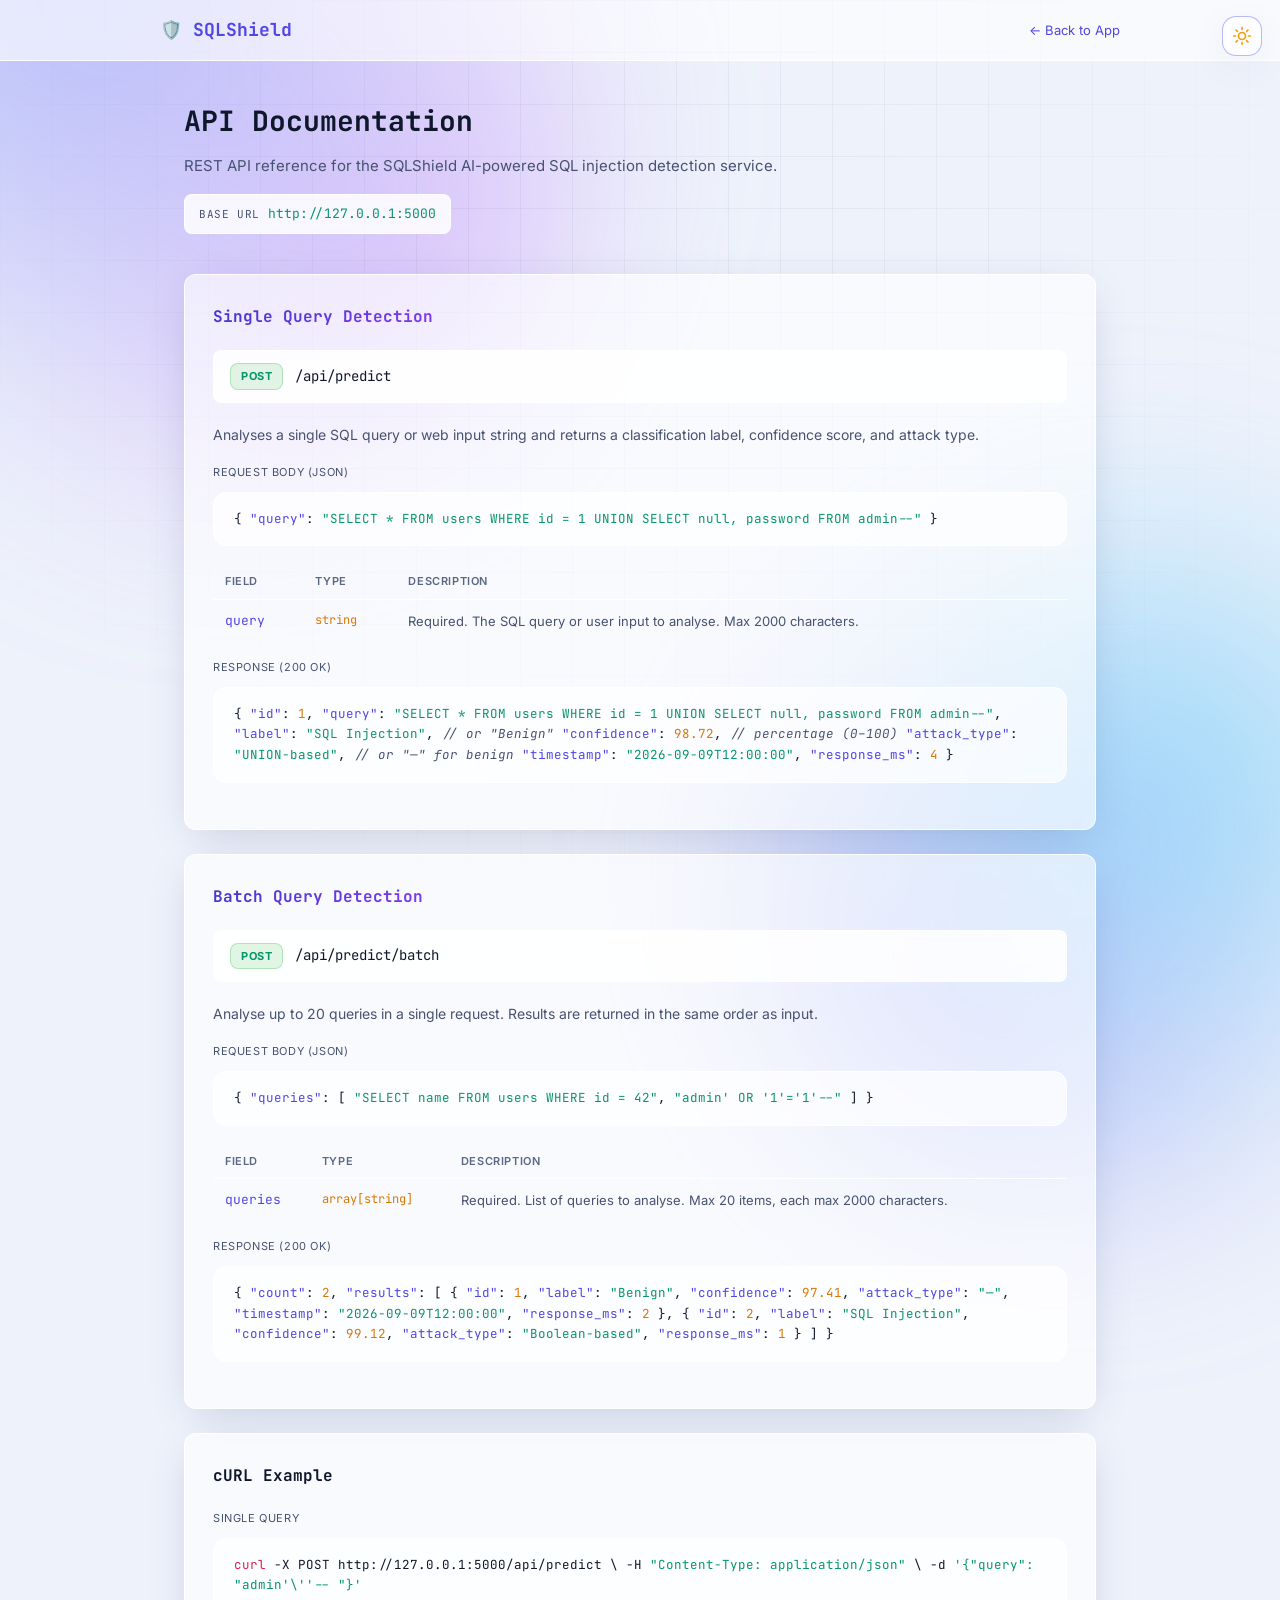
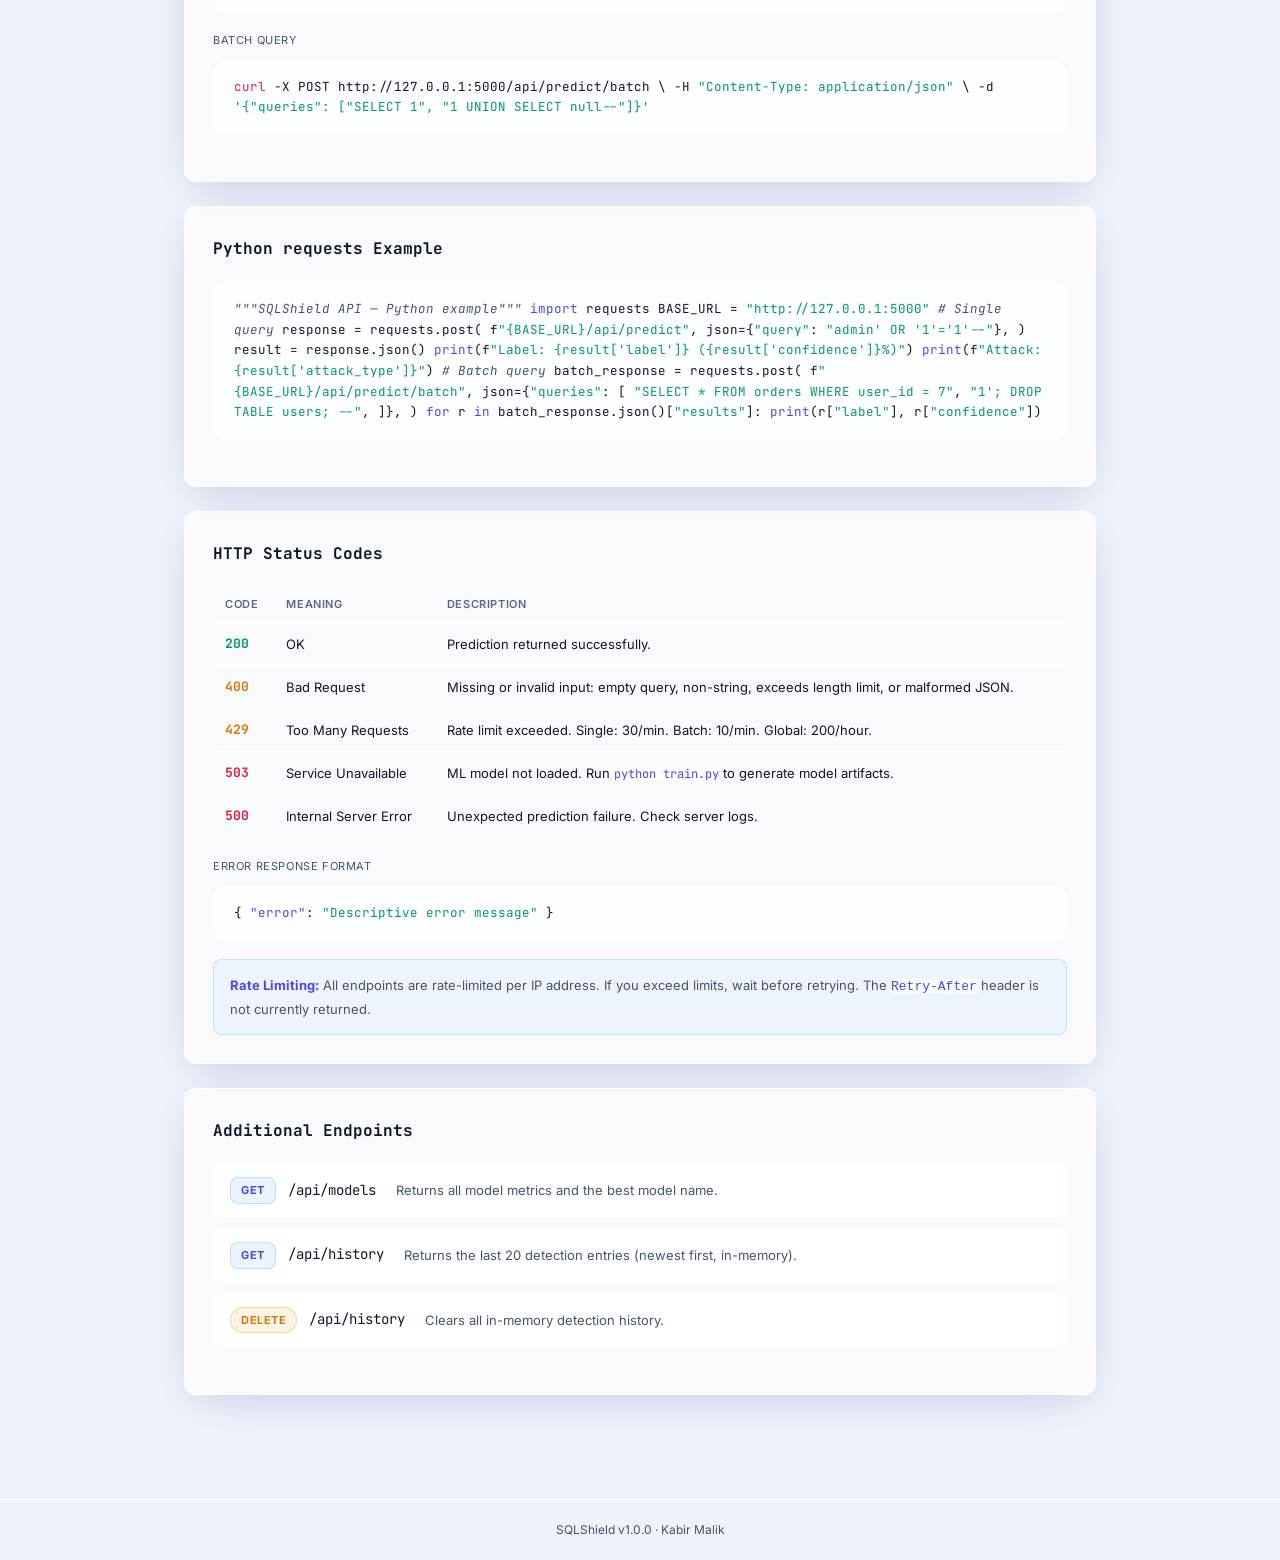
<file: templates/api_docs.html>
<!DOCTYPE html>
<html lang="en">
<head>
  <meta charset="UTF-8" />
  <meta name="viewport" content="width=device-width, initial-scale=1.0" />
  <title>SQLShield — API Documentation</title>
  <meta name="description" content="REST API documentation for the SQLShield SQL Injection Detection API." />
  <link href="https://fonts.googleapis.com/css2?family=Inter:wght@400;600&family=JetBrains+Mono:wght@400;600;700&display=swap" rel="stylesheet" />
  <style>
    :root {
      --bg-primary:    #0d1117;
      --bg-secondary:  #161b22;
      --bg-tertiary:   #21262d;
      --accent-blue:   #58a6ff;
      --accent-green:  #3fb950;
      --accent-red:    #f85149;
      --accent-orange: #d29922;
      --text-primary:  #e6edf3;
      --text-secondary:#8b949e;
      --border:        #30363d;
      --radius-sm: 4px;
      --radius-md: 8px;
      --radius-lg: 12px;
      --shadow:    0 4px 24px rgba(0,0,0,.45);
    }

    *, *::before, *::after { box-sizing: border-box; margin: 0; padding: 0; }
    html { scroll-behavior: smooth; }
    body {
      background: var(--bg-primary);
      color: var(--text-primary);
      font-family: 'Inter', sans-serif;
      font-size: 14px;
      line-height: 1.7;
    }

    a { color: var(--accent-blue); text-decoration: none; }
    a:hover { text-decoration: underline; }

    ::-webkit-scrollbar { width: 6px; }
    ::-webkit-scrollbar-track { background: var(--bg-primary); }
    ::-webkit-scrollbar-thumb { background: var(--border); border-radius: 3px; }

    /* Header */
    .site-header {
      background: var(--bg-secondary);
      border-bottom: 1px solid var(--border);
      padding: 0 24px;
      position: sticky;
      top: 0;
      z-index: 100;
    }
    .header-inner {
      max-width: 960px;
      margin: 0 auto;
      height: 60px;
      display: flex;
      align-items: center;
      justify-content: space-between;
    }
    .header-brand {
      font-family: 'JetBrains Mono', monospace;
      font-size: 18px;
      font-weight: 700;
      color: var(--accent-blue);
    }
    .header-back {
      font-size: 13px;
      color: var(--text-secondary);
      display: flex;
      align-items: center;
      gap: 5px;
      transition: color .15s;
    }
    .header-back:hover { color: var(--accent-blue); text-decoration: none; }

    /* Layout */
    .docs-container {
      max-width: 960px;
      margin: 0 auto;
      padding: 36px 24px 80px;
    }

    .docs-hero {
      margin-bottom: 40px;
    }
    .docs-hero h1 {
      font-family: 'JetBrains Mono', monospace;
      font-size: 28px;
      font-weight: 700;
      color: var(--text-primary);
      margin-bottom: 8px;
    }
    .docs-hero p {
      color: var(--text-secondary);
      font-size: 15px;
    }
    .base-url-badge {
      display: inline-flex;
      align-items: center;
      gap: 8px;
      background: var(--bg-tertiary);
      border: 1px solid var(--border);
      border-radius: var(--radius-md);
      padding: 8px 14px;
      font-family: 'JetBrains Mono', monospace;
      font-size: 13px;
      color: var(--accent-green);
      margin-top: 16px;
    }
    .base-url-badge span { color: var(--text-secondary); font-size: 11px; text-transform: uppercase; letter-spacing: .6px; }

    /* Section */
    .docs-section {
      background: var(--bg-secondary);
      border: 1px solid var(--border);
      border-radius: var(--radius-lg);
      padding: 28px;
      margin-bottom: 24px;
      box-shadow: var(--shadow);
    }

    .section-title {
      font-family: 'JetBrains Mono', monospace;
      font-size: 16px;
      font-weight: 700;
      color: var(--text-primary);
      margin-bottom: 20px;
      display: flex;
      align-items: center;
      gap: 10px;
    }

    .method-badge {
      display: inline-block;
      font-size: 11px;
      font-weight: 700;
      font-family: 'Inter', sans-serif;
      text-transform: uppercase;
      letter-spacing: .5px;
      padding: 3px 10px;
      border-radius: 20px;
    }
    .method-post { background: rgba(63,185,80,.15); color: var(--accent-green); border: 1px solid rgba(63,185,80,.3); }
    .method-get  { background: rgba(88,166,255,.12); color: var(--accent-blue); border: 1px solid rgba(88,166,255,.3); }

    .endpoint-url {
      font-family: 'JetBrains Mono', monospace;
      font-size: 14px;
      color: var(--text-primary);
    }

    .endpoint-row {
      display: flex;
      align-items: center;
      gap: 12px;
      background: var(--bg-tertiary);
      border: 1px solid var(--border);
      border-radius: var(--radius-md);
      padding: 12px 16px;
      margin-bottom: 20px;
    }

    /* Code block */
    .code-block {
      background: var(--bg-tertiary);
      border: 1px solid var(--border);
      border-radius: var(--radius-md);
      padding: 16px 20px;
      font-family: 'JetBrains Mono', monospace;
      font-size: 12.5px;
      line-height: 1.65;
      overflow-x: auto;
      position: relative;
      margin: 10px 0 18px;
    }

    .code-block .c-key   { color: var(--accent-blue); }
    .code-block .c-str   { color: var(--accent-green); }
    .code-block .c-num   { color: var(--accent-orange); }
    .code-block .c-comment { color: var(--text-secondary); font-style: italic; }
    .code-block .c-cmd   { color: var(--accent-red); }

    .code-label {
      font-size: 11px;
      color: var(--text-secondary);
      text-transform: uppercase;
      letter-spacing: .6px;
      margin-bottom: 6px;
      margin-top: 16px;
    }

    /* Field table */
    .field-table {
      width: 100%;
      border-collapse: collapse;
      font-size: 13px;
      margin-top: 12px;
    }
    .field-table th {
      text-align: left;
      color: var(--text-secondary);
      font-size: 11px;
      text-transform: uppercase;
      letter-spacing: .6px;
      font-weight: 600;
      padding: 8px 12px;
      border-bottom: 1px solid var(--border);
    }
    .field-table td {
      padding: 10px 12px;
      border-bottom: 1px solid rgba(48,54,61,.6);
      vertical-align: top;
    }
    .field-table tr:last-child td { border-bottom: none; }
    .field-table td:first-child { font-family: 'JetBrains Mono', monospace; color: var(--accent-blue); }
    .field-table td:nth-child(2) { color: var(--accent-orange); font-family: 'JetBrains Mono', monospace; font-size: 12px; }
    .field-table td:nth-child(3) { color: var(--text-secondary); }

    /* Status codes */
    .status-table { width: 100%; border-collapse: collapse; font-size: 13px; margin-top: 12px; }
    .status-table th { text-align: left; color: var(--text-secondary); font-size: 11px; text-transform: uppercase; letter-spacing: .6px; font-weight: 600; padding: 8px 12px; border-bottom: 1px solid var(--border); }
    .status-table td { padding: 10px 12px; border-bottom: 1px solid rgba(48,54,61,.6); vertical-align: middle; }
    .status-table tr:last-child td { border-bottom: none; }
    .status-table td:first-child { font-family: 'JetBrains Mono', monospace; font-weight: 700; }
    .status-200 { color: var(--accent-green); }
    .status-400 { color: var(--accent-orange); }
    .status-429 { color: var(--accent-orange); }
    .status-500 { color: var(--accent-red); }
    .status-503 { color: var(--accent-red); }

    /* Info box */
    .info-box {
      background: rgba(88,166,255,.07);
      border: 1px solid rgba(88,166,255,.25);
      border-radius: var(--radius-md);
      padding: 14px 16px;
      font-size: 13px;
      color: var(--text-secondary);
      margin-top: 16px;
    }
    .info-box strong { color: var(--accent-blue); }

    /* Footer */
    .site-footer { border-top: 1px solid var(--border); background: var(--bg-secondary); padding: 20px 24px; text-align: center; }
    .footer-inner { max-width: 960px; margin: 0 auto; }
    .footer-meta { font-size: 12px; color: var(--text-secondary); }
  </style>
  <script>(function(){try{var t=localStorage.getItem("sqlshield-theme");if(!t)t=matchMedia("(prefers-color-scheme: light)").matches?"light":"dark";document.documentElement.setAttribute("data-theme",t)}catch(e){document.documentElement.setAttribute("data-theme","dark")}})();</script>
  <link rel="stylesheet" href="/static/css/theme.css" />
  <script src="/static/js/theme.js" defer></script>
</head>
<body>

<header class="site-header">
  <div class="header-inner">
    <div class="header-brand">🛡️ SQLShield</div>
    <a href="/" class="header-back">← Back to App</a>
  </div>
</header>

<main class="docs-container">

  <!-- Hero -->
  <div class="docs-hero">
    <h1>API Documentation</h1>
    <p>REST API reference for the SQLShield AI-powered SQL injection detection service.</p>
    <div class="base-url-badge">
      <span>Base URL</span>
      http://127.0.0.1:5000
    </div>
  </div>

  <!-- ── Endpoint 1: POST /api/predict ── -->
  <div class="docs-section">
    <div class="section-title">
      <span>Single Query Detection</span>
    </div>

    <div class="endpoint-row">
      <span class="method-badge method-post">POST</span>
      <span class="endpoint-url">/api/predict</span>
    </div>

    <p style="color:var(--text-secondary);margin-bottom:16px;">
      Analyses a single SQL query or web input string and returns a classification label, confidence score, and attack type.
    </p>

    <div class="code-label">Request Body (JSON)</div>
    <div class="code-block">{
  <span class="c-key">"query"</span>: <span class="c-str">"SELECT * FROM users WHERE id = 1 UNION SELECT null, password FROM admin--"</span>
}</div>

    <table class="field-table">
      <thead><tr><th>Field</th><th>Type</th><th>Description</th></tr></thead>
      <tbody>
        <tr><td>query</td><td>string</td><td>Required. The SQL query or user input to analyse. Max 2000 characters.</td></tr>
      </tbody>
    </table>

    <div class="code-label">Response (200 OK)</div>
    <div class="code-block">{
  <span class="c-key">"id"</span>:          <span class="c-num">1</span>,
  <span class="c-key">"query"</span>:       <span class="c-str">"SELECT * FROM users WHERE id = 1 UNION SELECT null, password FROM admin--"</span>,
  <span class="c-key">"label"</span>:       <span class="c-str">"SQL Injection"</span>,   <span class="c-comment">// or "Benign"</span>
  <span class="c-key">"confidence"</span>:  <span class="c-num">98.72</span>,           <span class="c-comment">// percentage (0–100)</span>
  <span class="c-key">"attack_type"</span>: <span class="c-str">"UNION-based"</span>,    <span class="c-comment">// or "—" for benign</span>
  <span class="c-key">"timestamp"</span>:   <span class="c-str">"2026-09-09T12:00:00"</span>,
  <span class="c-key">"response_ms"</span>: <span class="c-num">4</span>
}</div>
  </div>

  <!-- ── Endpoint 2: POST /api/predict/batch ── -->
  <div class="docs-section">
    <div class="section-title">
      <span>Batch Query Detection</span>
    </div>

    <div class="endpoint-row">
      <span class="method-badge method-post">POST</span>
      <span class="endpoint-url">/api/predict/batch</span>
    </div>

    <p style="color:var(--text-secondary);margin-bottom:16px;">
      Analyse up to 20 queries in a single request. Results are returned in the same order as input.
    </p>

    <div class="code-label">Request Body (JSON)</div>
    <div class="code-block">{
  <span class="c-key">"queries"</span>: [
    <span class="c-str">"SELECT name FROM users WHERE id = 42"</span>,
    <span class="c-str">"admin' OR '1'='1'--"</span>
  ]
}</div>

    <table class="field-table">
      <thead><tr><th>Field</th><th>Type</th><th>Description</th></tr></thead>
      <tbody>
        <tr><td>queries</td><td>array[string]</td><td>Required. List of queries to analyse. Max 20 items, each max 2000 characters.</td></tr>
      </tbody>
    </table>

    <div class="code-label">Response (200 OK)</div>
    <div class="code-block">{
  <span class="c-key">"count"</span>: <span class="c-num">2</span>,
  <span class="c-key">"results"</span>: [
    {
      <span class="c-key">"id"</span>: <span class="c-num">1</span>, <span class="c-key">"label"</span>: <span class="c-str">"Benign"</span>,        <span class="c-key">"confidence"</span>: <span class="c-num">97.41</span>,
      <span class="c-key">"attack_type"</span>: <span class="c-str">"—"</span>, <span class="c-key">"timestamp"</span>: <span class="c-str">"2026-09-09T12:00:00"</span>, <span class="c-key">"response_ms"</span>: <span class="c-num">2</span>
    },
    {
      <span class="c-key">"id"</span>: <span class="c-num">2</span>, <span class="c-key">"label"</span>: <span class="c-str">"SQL Injection"</span>, <span class="c-key">"confidence"</span>: <span class="c-num">99.12</span>,
      <span class="c-key">"attack_type"</span>: <span class="c-str">"Boolean-based"</span>, <span class="c-key">"response_ms"</span>: <span class="c-num">1</span>
    }
  ]
}</div>
  </div>

  <!-- ── curl example ── -->
  <div class="docs-section">
    <div class="section-title">cURL Example</div>

    <div class="code-label">Single Query</div>
    <div class="code-block"><span class="c-cmd">curl</span> -X POST http://127.0.0.1:5000/api/predict \
  -H <span class="c-str">"Content-Type: application/json"</span> \
  -d <span class="c-str">'{"query": "admin'\''-- "}'</span></div>

    <div class="code-label">Batch Query</div>
    <div class="code-block"><span class="c-cmd">curl</span> -X POST http://127.0.0.1:5000/api/predict/batch \
  -H <span class="c-str">"Content-Type: application/json"</span> \
  -d <span class="c-str">'{"queries": ["SELECT 1", "1 UNION SELECT null--"]}'</span></div>
  </div>

  <!-- ── Python example ── -->
  <div class="docs-section">
    <div class="section-title">Python requests Example</div>

    <div class="code-block"><span class="c-comment">"""SQLShield API — Python example"""</span>
<span class="c-key">import</span> requests

BASE_URL = <span class="c-str">"http://127.0.0.1:5000"</span>

<span class="c-comment"># Single query</span>
response = requests.post(
    f<span class="c-str">"{BASE_URL}/api/predict"</span>,
    json={<span class="c-str">"query"</span>: <span class="c-str">"admin' OR '1'='1'--"</span>},
)
result = response.json()
<span class="c-key">print</span>(f<span class="c-str">"Label: {result['label']} ({result['confidence']}%)"</span>)
<span class="c-key">print</span>(f<span class="c-str">"Attack: {result['attack_type']}"</span>)

<span class="c-comment"># Batch query</span>
batch_response = requests.post(
    f<span class="c-str">"{BASE_URL}/api/predict/batch"</span>,
    json={<span class="c-str">"queries"</span>: [
        <span class="c-str">"SELECT * FROM orders WHERE user_id = 7"</span>,
        <span class="c-str">"1'; DROP TABLE users; --"</span>,
    ]},
)
<span class="c-key">for</span> r <span class="c-key">in</span> batch_response.json()[<span class="c-str">"results"</span>]:
    <span class="c-key">print</span>(r[<span class="c-str">"label"</span>], r[<span class="c-str">"confidence"</span>])</div>
  </div>

  <!-- ── HTTP Status Codes ── -->
  <div class="docs-section">
    <div class="section-title">HTTP Status Codes</div>

    <table class="status-table">
      <thead><tr><th>Code</th><th>Meaning</th><th>Description</th></tr></thead>
      <tbody>
        <tr><td class="status-200">200</td><td>OK</td><td>Prediction returned successfully.</td></tr>
        <tr><td class="status-400">400</td><td>Bad Request</td><td>Missing or invalid input: empty query, non-string, exceeds length limit, or malformed JSON.</td></tr>
        <tr><td class="status-429">429</td><td>Too Many Requests</td><td>Rate limit exceeded. Single: 30/min. Batch: 10/min. Global: 200/hour.</td></tr>
        <tr><td class="status-503">503</td><td>Service Unavailable</td><td>ML model not loaded. Run <code style="font-family:'JetBrains Mono',monospace;font-size:12px;">python train.py</code> to generate model artifacts.</td></tr>
        <tr><td class="status-500">500</td><td>Internal Server Error</td><td>Unexpected prediction failure. Check server logs.</td></tr>
      </tbody>
    </table>

    <div class="code-label" style="margin-top:20px;">Error Response Format</div>
    <div class="code-block">{
  <span class="c-key">"error"</span>: <span class="c-str">"Descriptive error message"</span>
}</div>

    <div class="info-box">
      <strong>Rate Limiting:</strong> All endpoints are rate-limited per IP address. If you exceed limits, wait before retrying. The <code>Retry-After</code> header is not currently returned.
    </div>
  </div>

  <!-- ── Additional endpoints ── -->
  <div class="docs-section">
    <div class="section-title">Additional Endpoints</div>

    <div class="endpoint-row" style="margin-bottom:12px;">
      <span class="method-badge method-get">GET</span>
      <span class="endpoint-url">/api/models</span>
      <span style="color:var(--text-secondary);font-size:13px;margin-left:8px;">Returns all model metrics and the best model name.</span>
    </div>

    <div class="endpoint-row" style="margin-bottom:12px;">
      <span class="method-badge method-get">GET</span>
      <span class="endpoint-url">/api/history</span>
      <span style="color:var(--text-secondary);font-size:13px;margin-left:8px;">Returns the last 20 detection entries (newest first, in-memory).</span>
    </div>

    <div class="endpoint-row">
      <span class="method-badge" style="background:rgba(210,153,34,.12);color:var(--accent-orange);border:1px solid rgba(210,153,34,.3);font-size:11px;font-weight:700;font-family:'Inter',sans-serif;text-transform:uppercase;letter-spacing:.5px;padding:3px 10px;border-radius:20px;">DELETE</span>
      <span class="endpoint-url">/api/history</span>
      <span style="color:var(--text-secondary);font-size:13px;margin-left:8px;">Clears all in-memory detection history.</span>
    </div>
  </div>

</main>

<footer class="site-footer">
  <div class="footer-inner">
    <div class="footer-meta">SQLShield v1.0.0 &middot; Kabir Malik</div>
  </div>
</footer>

</body>
</html>
</file>
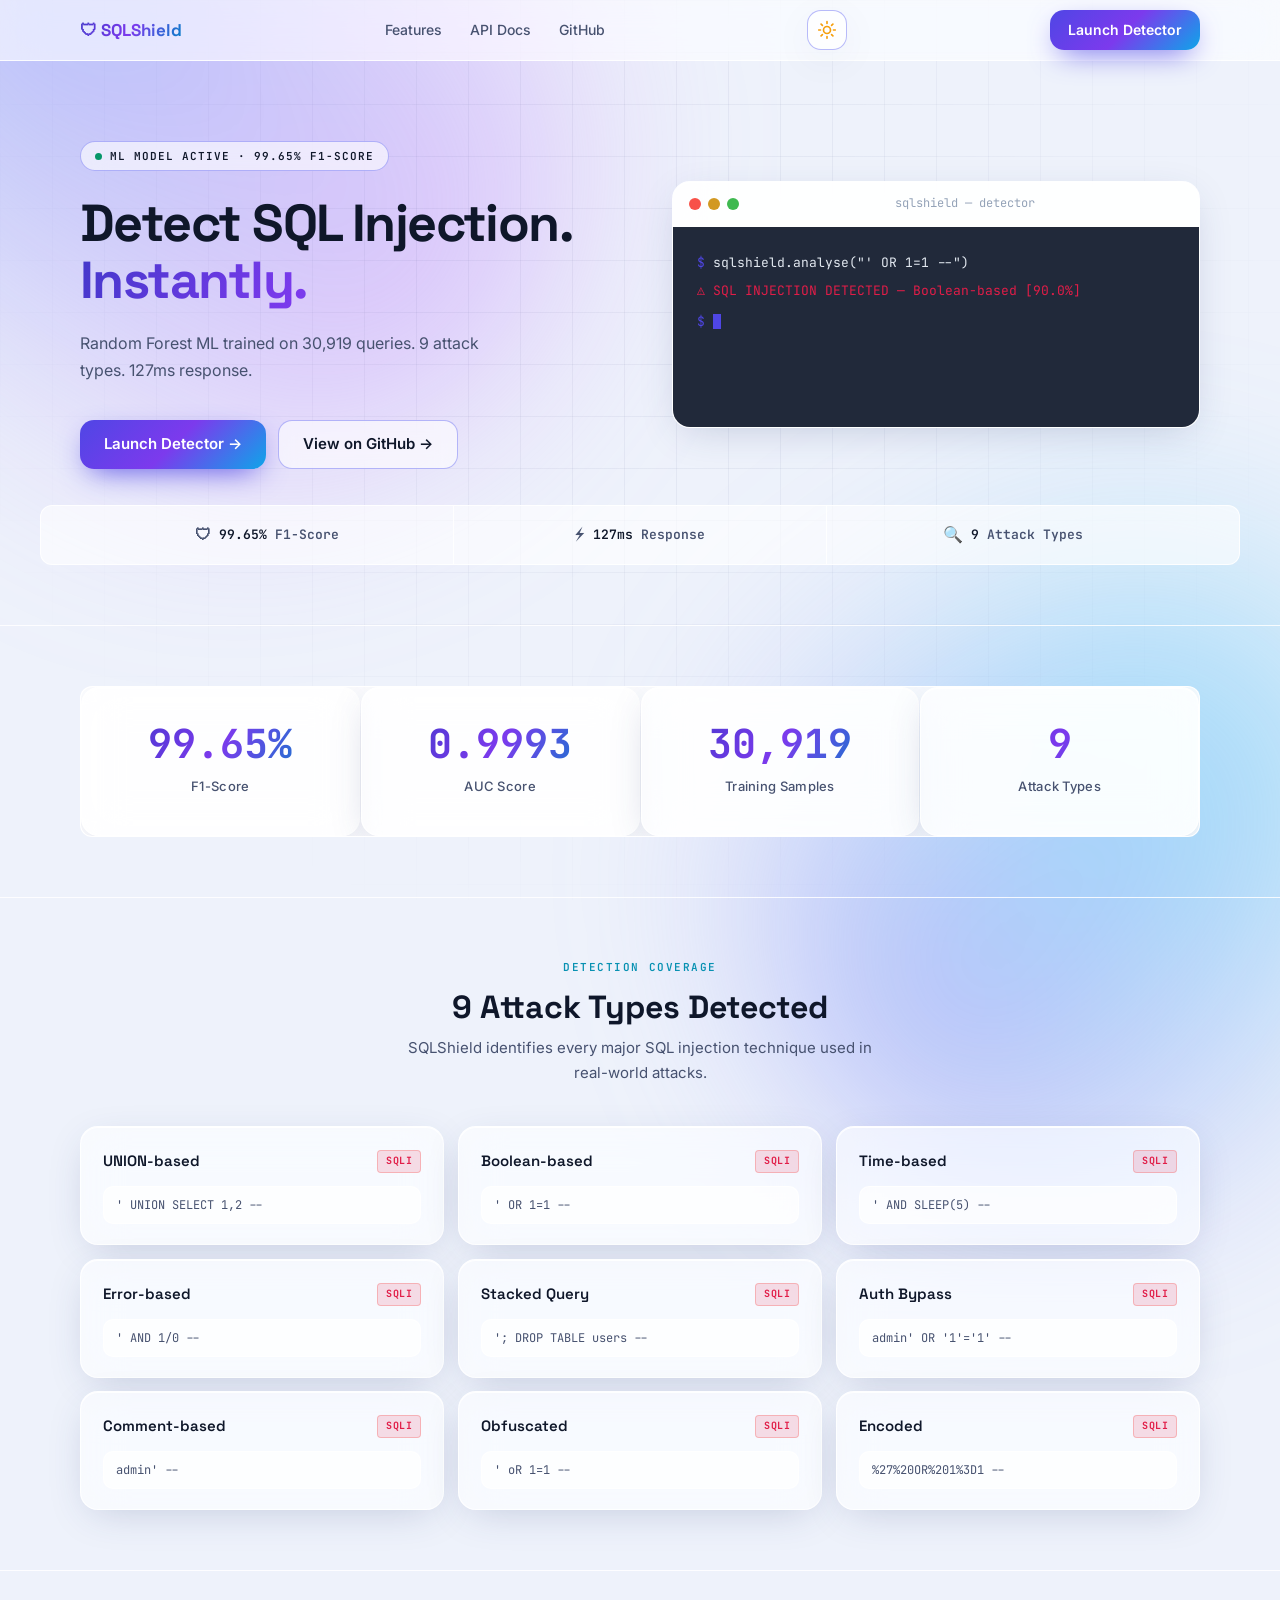
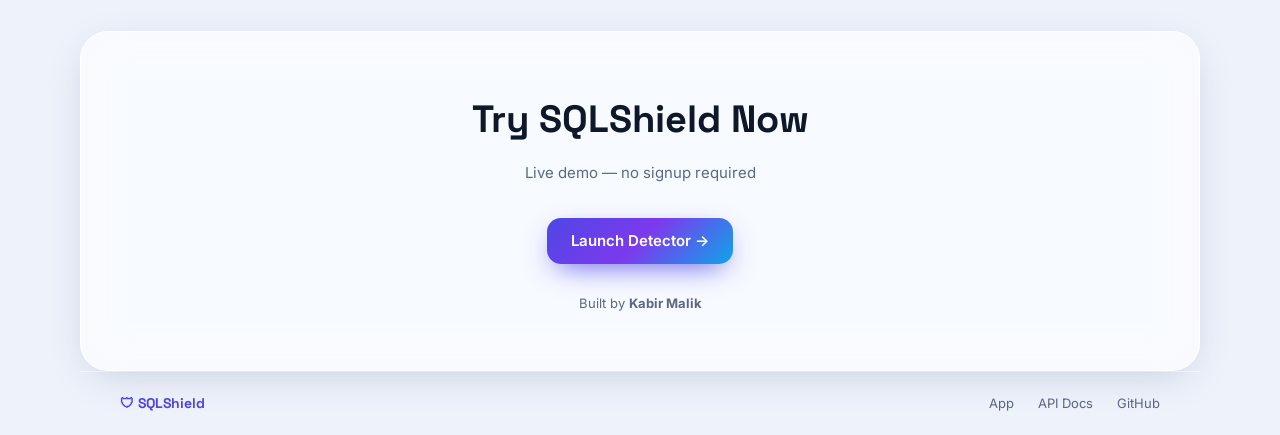
<file: templates/landing.html>
<!DOCTYPE html>
<html lang="en">
<head>
  <meta charset="UTF-8" />
  <meta name="viewport" content="width=device-width, initial-scale=1.0" />
  <title>SQLShield &mdash; AI-Powered SQL Injection Detector</title>
  <meta name="description" content="SQLShield detects SQL injection in real time using Random Forest ML. 99.65% F1-Score. 9 attack types. No signup required." />
  <meta name="author" content="Kabir Malik" />

  <link rel="preconnect" href="https://fonts.googleapis.com" />
  <link rel="preconnect" href="https://fonts.gstatic.com" crossorigin />
  <link href="https://fonts.googleapis.com/css2?family=Space+Grotesk:wght@400;500;600;700&family=Inter:wght@400;500;600&family=JetBrains+Mono:wght@400;500;600&display=swap" rel="stylesheet" />

  <style>
    /* =========================================================
       DESIGN TOKENS — Blue Cybersecurity Theme
       ========================================================= */
    :root {
      --bg:          #0d1117;
      --card:        #161b22;
      --border:      #30363d;
      --accent:      #58a6ff;
      --accent-hover:#1f6feb;
      --text:        #e6edf3;
      --muted:       #8b949e;
      --danger:      #f85149;
      --safe:        #3fb950;

      --font-head: "Space Grotesk", sans-serif;
      --font-body: "Inter", sans-serif;
      --font-mono: "JetBrains Mono", monospace;

      --radius: 8px;
      --radius-lg: 12px;
      --tr: 0.18s ease;
    }

    /* =========================================================
       RESET & BASE
       ========================================================= */
    *, *::before, *::after { box-sizing: border-box; margin: 0; padding: 0; }
    html { scroll-behavior: smooth; }
    body {
      background: var(--bg);
      color: var(--text);
      font-family: var(--font-body);
      font-size: 15px;
      line-height: 1.65;
      min-height: 100vh;
    }
    a { color: var(--accent); text-decoration: none; }
    a:hover { text-decoration: underline; }
    ::-webkit-scrollbar { width: 5px; }
    ::-webkit-scrollbar-track { background: var(--bg); }
    ::-webkit-scrollbar-thumb { background: var(--border); border-radius: 3px; }

    /* =========================================================
       LAYOUT HELPERS
       ========================================================= */
    .container {
      max-width: 1200px;
      margin: 0 auto;
      padding: 0 40px;
    }

    /* =========================================================
       NAVBAR
       ========================================================= */
    .navbar {
      position: sticky; top: 0; z-index: 100;
      background: rgba(13, 17, 23, 0.92);
      backdrop-filter: blur(10px);
      border-bottom: 1px solid var(--border);
    }
    .navbar-inner {
      max-width: 1200px; margin: 0 auto; padding: 0 40px;
      height: 60px;
      display: flex; align-items: center; justify-content: space-between;
      gap: 24px;
    }
    .nav-brand {
      display: flex; align-items: center; gap: 8px;
      font-family: var(--font-head); font-size: 17px; font-weight: 700;
      color: var(--accent); white-space: nowrap; flex-shrink: 0;
    }
    .nav-links {
      display: flex; align-items: center; gap: 28px;
      list-style: none;
    }
    .nav-links a {
      font-size: 14px; font-weight: 500; color: var(--muted);
      transition: color var(--tr);
    }
    .nav-links a:hover { color: var(--text); text-decoration: none; }
    .btn {
      display: inline-flex; align-items: center; gap: 6px;
      font-family: var(--font-body); font-weight: 600; font-size: 14px;
      border-radius: var(--radius); border: none; cursor: pointer;
      transition: background var(--tr), border-color var(--tr), color var(--tr), transform var(--tr);
      text-decoration: none; white-space: nowrap;
    }
    .btn:hover { text-decoration: none; transform: translateY(-1px); }
    .btn-sm { padding: 8px 18px; }
    .btn-md { padding: 11px 24px; font-size: 15px; }
    .btn-filled {
      background: var(--accent); color: #fff;
    }
    .btn-filled:hover { background: var(--accent-hover); }
    .btn-outline {
      background: transparent; color: var(--text);
      border: 1px solid var(--border);
    }
    .btn-outline:hover { border-color: var(--accent); color: var(--accent); }

    /* =========================================================
       SECTION 1 — HERO
       ========================================================= */
    .hero {
      padding: 80px 0 60px;
      border-bottom: 1px solid var(--border);
    }
    .hero-inner {
      max-width: 1200px; margin: 0 auto; padding: 0 40px;
      display: grid; grid-template-columns: 1fr 1fr;
      gap: 64px; align-items: center;
    }

    /* Left column */
    .hero-badge {
      display: inline-flex; align-items: center; gap: 8px;
      padding: 5px 14px;
      border: 1px solid var(--border);
      border-radius: 999px;
      font-family: var(--font-mono); font-size: 11px; font-weight: 600;
      color: var(--accent); letter-spacing: 1px; text-transform: uppercase;
      margin-bottom: 24px;
    }
    .badge-dot {
      width: 7px; height: 7px; border-radius: 50%;
      background: var(--safe);
      animation: dot-pulse 2s ease-in-out infinite;
      flex-shrink: 0;
    }
    @keyframes dot-pulse {
      0%, 100% { opacity: 1; }
      50%       { opacity: 0.3; }
    }
    .hero-title {
      font-family: var(--font-head);
      font-size: clamp(32px, 4.5vw, 52px);
      font-weight: 700; line-height: 1.1;
      color: var(--text); margin-bottom: 20px;
    }
    .hero-title span { color: var(--accent); }
    .hero-sub {
      font-size: 16px; color: var(--muted); line-height: 1.7;
      margin-bottom: 36px; max-width: 440px;
    }
    .hero-actions { display: flex; gap: 12px; flex-wrap: wrap; }

    /* Trust badges */
    .trust-row {
      max-width: 1200px; margin: 36px auto 0; padding: 0 40px;
      display: flex; align-items: center; justify-content: center;
      gap: 0; flex-wrap: wrap;
      border: 1px solid var(--border);
      border-radius: var(--radius-lg);
      background: var(--card);
      overflow: hidden;
    }
    .trust-item {
      flex: 1; min-width: 160px;
      padding: 16px 24px;
      display: flex; align-items: center; justify-content: center;
      gap: 8px;
      font-family: var(--font-mono); font-size: 13px; font-weight: 600;
      color: var(--muted);
      border-right: 1px solid var(--border);
    }
    .trust-item:last-child { border-right: none; }
    .trust-item span.icon { font-size: 16px; }
    .trust-val { color: var(--accent); }

    /* Right column — Terminal */
    .terminal {
      border: 1px solid var(--border);
      border-radius: var(--radius-lg);
      background: var(--card);
      overflow: hidden;
      box-shadow: 0 8px 32px rgba(0,0,0,0.4);
    }
    .term-bar {
      display: flex; align-items: center; gap: 7px;
      padding: 12px 16px;
      background: #21262d;
      border-bottom: 1px solid var(--border);
    }
    .tdot { width: 12px; height: 12px; border-radius: 50%; }
    .tdot-r { background: #f85149; } .tdot-y { background: #d29922; } .tdot-g { background: #3fb950; }
    .term-label {
      flex: 1; text-align: center;
      font-family: var(--font-mono); font-size: 12px; color: var(--muted);
    }
    .term-body {
      padding: 24px;
      font-family: var(--font-mono); font-size: 13px; line-height: 1.8;
      min-height: 200px;
    }
    .t-prompt { color: var(--accent); user-select: none; }
    .t-cmd    { color: var(--text); }
    .t-safe   { color: var(--safe); }
    .t-threat { color: var(--danger); }
    .t-dim    { color: var(--muted); }
    .t-cursor {
      display: inline-block; width: 8px; height: 15px;
      background: var(--accent); vertical-align: -3px;
      animation: blink 1s step-end infinite;
    }
    @keyframes blink { 0%,100%{opacity:1} 50%{opacity:0} }

    /* =========================================================
       SECTION 2 — STATS
       ========================================================= */
    .stats-section {
      padding: 60px 0;
      border-bottom: 1px solid var(--border);
    }
    .stats-grid {
      display: grid; grid-template-columns: repeat(4, 1fr);
      gap: 1px; background: var(--border);
      border: 1px solid var(--border); border-radius: var(--radius-lg);
      overflow: hidden;
    }
    .stat-card {
      background: var(--card);
      padding: 36px 28px;
      text-align: center;
    }
    .stat-num {
      font-family: var(--font-mono);
      font-size: clamp(28px, 3.5vw, 40px);
      font-weight: 700;
      color: var(--accent);
      line-height: 1;
      margin-bottom: 10px;
      display: block;
    }
    .stat-label {
      font-size: 13px; color: var(--muted);
      font-weight: 500; letter-spacing: 0.3px;
    }

    /* =========================================================
       SECTION 3 — ATTACK TYPES
       ========================================================= */
    .attacks-section {
      padding: 60px 0;
      border-bottom: 1px solid var(--border);
    }
    .section-header {
      text-align: center;
      margin-bottom: 40px;
    }
    .section-eyebrow {
      font-family: var(--font-mono); font-size: 11px; font-weight: 600;
      color: var(--accent); letter-spacing: 2px; text-transform: uppercase;
      margin-bottom: 12px;
    }
    .section-title {
      font-family: var(--font-head);
      font-size: clamp(22px, 3vw, 32px);
      font-weight: 700; color: var(--text); line-height: 1.2;
      margin-bottom: 10px;
    }
    .section-sub {
      font-size: 15px; color: var(--muted); max-width: 480px; margin: 0 auto;
    }
    .attacks-grid {
      display: grid;
      grid-template-columns: repeat(3, 1fr);
      gap: 14px;
    }
    .attack-card {
      background: var(--card);
      border: 1px solid var(--border);
      border-radius: var(--radius-lg);
      padding: 22px 22px 20px;
      transition: transform 0.2s cubic-bezier(0.34, 1.56, 0.64, 1),
                  border-color 0.2s ease,
                  box-shadow 0.2s ease,
                  opacity 0.4s ease;
      will-change: transform;
      cursor: pointer;
    }
    .attack-card:hover {
      transform: translateY(-16px) scale(1.05);
      border-color: #58a6ff;
      box-shadow: 0 30px 60px rgba(88, 166, 255, 0.25),
                  0 0 0 1px rgba(88, 166, 255, 0.4),
                  0 0 30px rgba(88, 166, 255, 0.1);
      z-index: 10;
      position: relative;
    }
    .attack-card:hover .attack-name {
      color: #58a6ff;
      transition: color 0.2s ease;
    }
    .attack-top {
      display: flex; align-items: center; justify-content: space-between;
      margin-bottom: 12px;
    }
    .attack-name {
      font-family: var(--font-head); font-size: 15px; font-weight: 600;
      color: var(--text);
    }
    .sqli-badge {
      font-family: var(--font-mono); font-size: 10px; font-weight: 700;
      padding: 2px 8px; border-radius: 4px;
      background: rgba(248, 81, 73, 0.12);
      border: 1px solid rgba(248, 81, 73, 0.3);
      color: var(--danger); letter-spacing: 0.5px;
      text-transform: uppercase; flex-shrink: 0;
    }
    .attack-query {
      font-family: var(--font-mono); font-size: 12px;
      color: var(--muted); line-height: 1.5;
      background: rgba(13,17,23,0.6);
      border: 1px solid var(--border);
      border-radius: 6px; padding: 9px 12px;
      word-break: break-all;
    }

    /* =========================================================
       SECTION 4 — FOOTER CTA
       ========================================================= */
    .cta-section {
      padding: 60px 0 0;
    }
    .cta-inner {
      text-align: center;
      padding: 56px 40px;
      border: 1px solid var(--border);
      border-radius: var(--radius-lg);
      background: var(--card);
      margin-bottom: 0;
    }
    .cta-title {
      font-family: var(--font-head);
      font-size: clamp(24px, 3.5vw, 38px);
      font-weight: 700; color: var(--text);
      margin-bottom: 10px;
    }
    .cta-sub {
      font-size: 15px; color: var(--muted); margin-bottom: 32px;
    }
    .cta-credits {
      margin-top: 28px;
      font-size: 13px; color: var(--muted); line-height: 1.7;
    }
    .footer-bar {
      max-width: 1200px; margin: 0 auto;
      padding: 20px 40px;
      display: flex; align-items: center; justify-content: space-between;
      flex-wrap: wrap; gap: 12px;
      border-top: 1px solid var(--border);
    }
    .footer-brand {
      font-family: var(--font-head); font-size: 14px; font-weight: 700;
      color: var(--accent);
    }
    .footer-links {
      display: flex; gap: 24px;
    }
    .footer-links a {
      font-size: 13px; color: var(--muted);
      transition: color var(--tr);
    }
    .footer-links a:hover { color: var(--text); text-decoration: none; }

    /* =========================================================
       RESPONSIVE
       ========================================================= */
    @media (max-width: 960px) {
      .hero-inner { grid-template-columns: 1fr; gap: 40px; }
      .hero-sub { max-width: 100%; }
      .stats-grid { grid-template-columns: repeat(2, 1fr); }
      .attacks-grid { grid-template-columns: repeat(2, 1fr); }
    }
    @media (max-width: 640px) {
      .container, .navbar-inner, .hero-inner, .footer-bar { padding-left: 20px; padding-right: 20px; }
      .hero { padding: 56px 0 48px; }
      .trust-row { padding: 0 20px; border-radius: var(--radius); }
      .trust-item { flex: none; width: 100%; border-right: none; border-bottom: 1px solid var(--border); }
      .trust-item:last-child { border-bottom: none; }
      .stats-grid { grid-template-columns: 1fr 1fr; }
      .attacks-grid { grid-template-columns: 1fr; }
      .nav-links { display: none; }
      .cta-inner { padding: 40px 20px; }
      .hero-inner { padding: 0 20px; }
      .attacks-section .container, .stats-section .container { padding: 0 20px; }
    }

    @media (prefers-reduced-motion: reduce) {
      *, *::before, *::after {
        animation-duration: 0.01ms !important;
        animation-iteration-count: 1 !important;
        transition-duration: 0.01ms !important;
      }
    }
  </style>
  <script>(function(){try{var t=localStorage.getItem("sqlshield-theme");if(!t)t=matchMedia("(prefers-color-scheme: light)").matches?"light":"dark";document.documentElement.setAttribute("data-theme",t)}catch(e){document.documentElement.setAttribute("data-theme","dark")}})();</script>
  <link rel="stylesheet" href="/static/css/theme.css" />
  <script src="/static/js/theme.js" defer></script>
</head>
<body>

<!-- ═══════════════════ NAVBAR ═══════════════════ -->
<header>
  <nav class="navbar" role="navigation" aria-label="Site navigation">
    <div class="navbar-inner">
      <a class="nav-brand" href="/landing" aria-label="SQLShield home">
        &#128737; SQLShield
      </a>
      <ul class="nav-links" role="list">
        <li><a href="#attacks">Features</a></li>
        <li><a href="/api/docs">API Docs</a></li>
        <li><a href="https://github.com/KabirMalik09/SQL_Injection_Detector" target="_blank" rel="noopener noreferrer">GitHub</a></li>
      </ul>
      <a href="/" class="btn btn-filled btn-sm">Launch Detector</a>
    </div>
  </nav>
</header>

<!-- ═══════════════════ SECTION 1: HERO ═══════════════════ -->
<section aria-labelledby="hero-heading">
  <div class="hero">
    <div class="hero-inner">

      <!-- Left: Text -->
      <div>
        <div class="hero-badge">
          <span class="badge-dot" aria-hidden="true"></span>
          ML MODEL ACTIVE &middot; 99.65% F1-SCORE
        </div>

        <h1 class="hero-title" id="hero-heading">
          Detect SQL Injection.<br><span>Instantly.</span>
        </h1>

        <p class="hero-sub">
          Random Forest ML trained on 30,919 queries.
          9 attack types. 127ms response.
        </p>

        <div class="hero-actions">
          <a href="/" class="btn btn-filled btn-md">Launch Detector &rarr;</a>
          <a href="https://github.com/KabirMalik09/SQL_Injection_Detector" target="_blank" rel="noopener noreferrer" class="btn btn-outline btn-md">View on GitHub &rarr;</a>
        </div>
      </div>

      <!-- Right: Terminal -->
      <div class="terminal" role="img" aria-label="Terminal demo showing SQLShield analysing a SQL injection query">
        <div class="term-bar" aria-hidden="true">
          <span class="tdot tdot-r"></span>
          <span class="tdot tdot-y"></span>
          <span class="tdot tdot-g"></span>
          <span class="term-label">sqlshield &mdash; detector</span>
        </div>
        <div class="term-body" aria-hidden="true" id="termBody">
          <div id="termLine1">
            <span class="t-prompt">$ </span><span id="tCmd"></span>
          </div>
          <div id="termOutput" style="display:none; margin-top:4px;"></div>
          <div id="termNext" style="display:none; margin-top:12px;">
            <div>
              <span class="t-prompt">$ </span><span id="tCmd2"></span>
            </div>
            <div id="termOutput2" style="display:none; margin-top:4px;"></div>
          </div>
          <div id="termCursorLine" style="margin-top:8px;">
            <span class="t-prompt">$ </span><span class="t-cursor"></span>
          </div>
        </div>
      </div>

    </div>

    <!-- Trust badges -->
    <div class="trust-row" role="list" aria-label="Key performance indicators">
      <div class="trust-item" role="listitem">
        <span class="icon" aria-hidden="true">&#128737;</span>
        <span><span class="trust-val">99.65%</span> F1-Score</span>
      </div>
      <div class="trust-item" role="listitem">
        <span class="icon" aria-hidden="true">&#9889;</span>
        <span><span class="trust-val">127ms</span> Response</span>
      </div>
      <div class="trust-item" role="listitem">
        <span class="icon" aria-hidden="true">&#128269;</span>
        <span><span class="trust-val">9</span> Attack Types</span>
      </div>
    </div>
  </div>
</section>

<!-- ═══════════════════ SECTION 2: STATS ═══════════════════ -->
<section class="stats-section" aria-labelledby="stats-heading">
  <div class="container">
    <h2 class="sr-only" id="stats-heading">Performance Statistics</h2>
    <div class="stats-grid" role="list">
      <div class="stat-card" role="listitem">
        <span class="stat-num" data-target="99.65" data-suffix="%" data-decimals="2" data-duration="1500">99.65%</span>
        <span class="stat-label">F1-Score</span>
      </div>
      <div class="stat-card" role="listitem">
        <span class="stat-num" data-target="0.9993" data-suffix="" data-decimals="4" data-duration="1500">0.9993</span>
        <span class="stat-label">AUC Score</span>
      </div>
      <div class="stat-card" role="listitem">
        <span class="stat-num" data-target="30919" data-suffix="" data-decimals="0" data-duration="2000" data-comma="true">30,919</span>
        <span class="stat-label">Training Samples</span>
      </div>
      <div class="stat-card" role="listitem">
        <span class="stat-num" data-target="9" data-suffix="" data-decimals="0" data-duration="800">9</span>
        <span class="stat-label">Attack Types</span>
      </div>
    </div>
  </div>
</section>

<!-- ═══════════════════ SECTION 3: ATTACK TYPES ═══════════════════ -->
<section class="attacks-section" id="attacks" aria-labelledby="attacks-heading">
  <div class="container">
    <div class="section-header">
      <p class="section-eyebrow">Detection Coverage</p>
      <h2 class="section-title" id="attacks-heading">9 Attack Types Detected</h2>
      <p class="section-sub">SQLShield identifies every major SQL injection technique used in real-world attacks.</p>
    </div>

    <div class="attacks-grid" role="list">

      <article class="attack-card" role="listitem" aria-label="UNION-based SQL injection">
        <div class="attack-top">
          <span class="attack-name">UNION-based</span>
          <span class="sqli-badge">SQLi</span>
        </div>
        <div class="attack-query">&#39; UNION SELECT 1,2 --</div>
      </article>

      <article class="attack-card" role="listitem" aria-label="Boolean-based SQL injection">
        <div class="attack-top">
          <span class="attack-name">Boolean-based</span>
          <span class="sqli-badge">SQLi</span>
        </div>
        <div class="attack-query">&#39; OR 1=1 --</div>
      </article>

      <article class="attack-card" role="listitem" aria-label="Time-based SQL injection">
        <div class="attack-top">
          <span class="attack-name">Time-based</span>
          <span class="sqli-badge">SQLi</span>
        </div>
        <div class="attack-query">&#39; AND SLEEP(5) --</div>
      </article>

      <article class="attack-card" role="listitem" aria-label="Error-based SQL injection">
        <div class="attack-top">
          <span class="attack-name">Error-based</span>
          <span class="sqli-badge">SQLi</span>
        </div>
        <div class="attack-query">&#39; AND 1/0 --</div>
      </article>

      <article class="attack-card" role="listitem" aria-label="Stacked Query SQL injection">
        <div class="attack-top">
          <span class="attack-name">Stacked Query</span>
          <span class="sqli-badge">SQLi</span>
        </div>
        <div class="attack-query">&#39;; DROP TABLE users --</div>
      </article>

      <article class="attack-card" role="listitem" aria-label="Authentication Bypass SQL injection">
        <div class="attack-top">
          <span class="attack-name">Auth Bypass</span>
          <span class="sqli-badge">SQLi</span>
        </div>
        <div class="attack-query">admin&#39; OR &#39;1&#39;=&#39;1&#39; --</div>
      </article>

      <article class="attack-card" role="listitem" aria-label="Comment-based SQL injection">
        <div class="attack-top">
          <span class="attack-name">Comment-based</span>
          <span class="sqli-badge">SQLi</span>
        </div>
        <div class="attack-query">admin&#39; --</div>
      </article>

      <article class="attack-card" role="listitem" aria-label="Obfuscated SQL injection">
        <div class="attack-top">
          <span class="attack-name">Obfuscated</span>
          <span class="sqli-badge">SQLi</span>
        </div>
        <div class="attack-query">&#39; oR 1=1 --</div>
      </article>

      <article class="attack-card" role="listitem" aria-label="Encoded SQL injection">
        <div class="attack-top">
          <span class="attack-name">Encoded</span>
          <span class="sqli-badge">SQLi</span>
        </div>
        <div class="attack-query">%27%20OR%201%3D1 --</div>
      </article>

    </div>
  </div>
</section>

<!-- ═══════════════════ SECTION 4: FOOTER CTA ═══════════════════ -->
<section class="cta-section" aria-labelledby="cta-heading">
  <div class="container">
    <div class="cta-inner">
      <h2 class="cta-title" id="cta-heading">Try SQLShield Now</h2>
      <p class="cta-sub">Live demo &mdash; no signup required</p>
      <a href="/" class="btn btn-filled btn-md">Launch Detector &rarr;</a>
      <p class="cta-credits">
        Built by <strong>Kabir Malik</strong>
      </p>
    </div>

    <footer>
      <div class="footer-bar">
        <span class="footer-brand">&#128737; SQLShield</span>
        <nav class="footer-links" aria-label="Footer navigation">
          <a href="/">App</a>
          <a href="/api/docs">API Docs</a>
          <a href="https://github.com/KabirMalik09/SQL_Injection_Detector" target="_blank" rel="noopener noreferrer">GitHub</a>
        </nav>
      </div>
    </footer>
  </div>
</section>

<style>
  .sr-only { position:absolute;width:1px;height:1px;padding:0;margin:-1px;overflow:hidden;clip:rect(0,0,0,0);white-space:nowrap;border:0; }

  /* Attack card stagger — hidden initial state */
  .attack-card {
    opacity: 0;
    transform: translateY(18px);
  }
  .attack-card.visible {
    opacity: 1;
    transform: translateY(0);
  }

  /* Navbar scroll-blur class */
  .navbar.scrolled {
    background: rgba(6, 8, 13, 0.97);
    backdrop-filter: blur(10px);
    -webkit-backdrop-filter: blur(10px);
  }

  @media (prefers-reduced-motion: reduce) {
    .attack-card { opacity:1; transform:none; transition:none; }
  }
</style>

<script>
  const noMotion = window.matchMedia('(prefers-reduced-motion: reduce)').matches;

  /* ================================================================
     1. TERMINAL TYPEWRITER — 3-query loop
     ================================================================ */
  const QUERIES = [
    {
      cmd: "sqlshield.analyse(\"' OR 1=1 --\")",
      out: '<span class="t-threat">&#9888; SQL INJECTION DETECTED &mdash; Boolean-based [90.0%]</span>',
    },
    {
      cmd: "sqlshield.analyse(\"' UNION SELECT 1,2 --\")",
      out: '<span class="t-threat">&#9888; SQL INJECTION DETECTED &mdash; UNION-based [99.1%]</span>',
    },
    {
      cmd: 'sqlshield.analyse("SELECT * FROM users WHERE id=1")',
      out: '<span class="t-safe">&#10003; BENIGN &mdash; No threat detected [97.3%]</span>',
    },
  ];

  const tCmd       = document.getElementById('tCmd');
  const tOut       = document.getElementById('termOutput');
  const tCmd2      = document.getElementById('tCmd2');
  const tOut2      = document.getElementById('termOutput2');
  const tNext      = document.getElementById('termNext');
  const tCursorLine = document.getElementById('termCursorLine');

  function sleep(ms) { return new Promise(r => setTimeout(r, ms)); }

  async function typeIn(el, text, speed) {
    el.textContent = '';
    for (const ch of text) { el.textContent += ch; await sleep(speed); }
  }

  if (noMotion) {
    /* Reduced motion: show final state immediately */
    tCmd.textContent = QUERIES[0].cmd;
    tOut.innerHTML   = QUERIES[0].out;
    tOut.style.display = 'block';
    tNext.style.display = 'block';
    tCmd2.textContent = QUERIES[1].cmd;
    tOut2.innerHTML   = QUERIES[1].out;
    tOut2.style.display = 'block';
    tCursorLine.style.display = 'none';
  } else {
    (async function termLoop() {
      while (true) {
        for (let i = 0; i < QUERIES.length; i++) {
          /* ── reset ── */
          tCmd.textContent  = ''; tOut.innerHTML  = ''; tOut.style.display  = 'none';
          tCmd2.textContent = ''; tOut2.innerHTML = ''; tOut2.style.display = 'none';
          tNext.style.display = 'none';
          tCursorLine.style.display = 'block';

          /* ── type query i ── */
          await sleep(400);
          await typeIn(tCmd, QUERIES[i].cmd, 34);
          await sleep(280);
          tOut.innerHTML = QUERIES[i].out;
          tOut.style.display = 'block';

          /* ── type next query (i+1) if exists, else wrap ── */
          const next = QUERIES[(i + 1) % QUERIES.length];
          await sleep(800);
          tNext.style.display = 'block';
          await typeIn(tCmd2, next.cmd, 34);
          await sleep(280);
          tOut2.innerHTML = next.out;
          tOut2.style.display = 'block';

          /* ── pause 2s then advance ── */
          await sleep(2000);
          i++; /* skip next since we already showed it as the 2nd line */
        }
      }
    })();
  }

  /* ================================================================
     2. STAT COUNT-UP — IntersectionObserver
     ================================================================ */
  function animateCount(el) {
    const target   = parseFloat(el.dataset.target);
    const suffix   = el.dataset.suffix || '';
    const decimals = parseInt(el.dataset.decimals) || 0;
    const duration = parseInt(el.dataset.duration) || 1500;
    const comma    = el.dataset.comma === 'true';
    const start    = performance.now();

    function fmt(v) {
      let s = v.toFixed(decimals);
      if (comma) s = parseFloat(s).toLocaleString('en-US', { minimumFractionDigits: 0, maximumFractionDigits: 0 });
      return s + suffix;
    }

    if (noMotion) { el.textContent = fmt(target); return; }

    function tick(now) {
      const elapsed  = now - start;
      const progress = Math.min(elapsed / duration, 1);
      /* ease-out cubic */
      const eased    = 1 - Math.pow(1 - progress, 3);
      el.textContent = fmt(target * eased);
      if (progress < 1) requestAnimationFrame(tick);
    }
    requestAnimationFrame(tick);
  }

  const statsGrid = document.querySelector('.stats-grid');
  if (statsGrid) {
    const statsObserver = new IntersectionObserver(function(entries) {
      entries.forEach(function(entry) {
        if (entry.isIntersecting) {
          statsGrid.querySelectorAll('.stat-num[data-target]').forEach(animateCount);
          statsObserver.disconnect();
        }
      });
    }, { threshold: 0.3 });
    statsObserver.observe(statsGrid);
  }

  /* ================================================================
     3. ATTACK CARDS STAGGER FADE-IN — IntersectionObserver
     ================================================================ */
  const attackCards = document.querySelectorAll('.attack-card');
  if (attackCards.length && !noMotion) {
    const cardObserver = new IntersectionObserver(function(entries) {
      entries.forEach(function(entry) {
        if (entry.isIntersecting) {
          attackCards.forEach(function(card, idx) {
            setTimeout(function() {
              card.classList.add('visible');
            }, idx * 100);
          });
          cardObserver.disconnect();
        }
      });
    }, { threshold: 0.1 });
    /* observe the grid wrapper */
    const grid = document.querySelector('.attacks-grid');
    if (grid) cardObserver.observe(grid);
  } else {
    /* No motion / no JS: make all visible immediately */
    attackCards.forEach(function(c) { c.classList.add('visible'); });
  }

  /* ================================================================
     4. NAVBAR SCROLL BLUR
     ================================================================ */
  var navbar = document.querySelector('.navbar');
  if (navbar) {
    var scrolled = false;
    window.addEventListener('scroll', function() {
      var shouldScroll = window.scrollY > 50;
      if (shouldScroll !== scrolled) {
        scrolled = shouldScroll;
        navbar.classList.toggle('scrolled', scrolled);
      }
    }, { passive: true });
  }
</script>
</body>
</html>
</file>
<file: static/css/theme.css>
/*
 * theme.css — SQLShield unified design layer
 * Light + Dark themes, glassmorphism, aurora background, motion.
 * Loaded LAST on every page (dashboard, landing, api docs) so it overrides page styles.
 */

/* ═════════ TOKENS ═════════ */
:root,
html[data-theme="dark"] {
  color-scheme: dark;

  --t-bg:        #060913;
  --t-surface:   rgba(255, 255, 255, 0.045);
  --t-surface-2: rgba(255, 255, 255, 0.075);
  --t-border:    rgba(255, 255, 255, 0.10);
  --t-border-hi: rgba(255, 255, 255, 0.22);
  --t-text:      #eef2ff;
  --t-muted:     #8f9bb8;
  --t-muted-2:   #aab4cf;
  --t-shadow:    0 10px 40px -10px rgba(0, 0, 0, .6);
  --t-glow:      0 0 0 1px rgba(129, 140, 248, .35), 0 12px 50px -8px rgba(99, 102, 241, .45);
  --t-blur:      saturate(160%) blur(22px);
  --t-nav-bg:    rgba(8, 12, 24, .55);
  --t-input-bg:  rgba(0, 0, 0, .28);

  --a1: #6366f1;   /* indigo  */
  --a2: #22d3ee;   /* cyan    */
  --a3: #a855f7;   /* violet  */
  --ok:  #34d399;
  --bad: #fb7185;
  --warn:#fbbf24;
  --grad: linear-gradient(135deg, #6366f1 0%, #8b5cf6 45%, #22d3ee 100%);
  --grad-text: linear-gradient(120deg, #93c5fd 0%, #c4b5fd 50%, #67e8f9 100%);

  --blob-1: rgba(99, 102, 241, .38);
  --blob-2: rgba(34, 211, 238, .22);
  --blob-3: rgba(168, 85, 247, .28);
  --grid-line: rgba(255, 255, 255, .035);

  --chart-text: #cbd5e1;
  --chart-grid: rgba(255, 255, 255, .08);
}

html[data-theme="light"] {
  color-scheme: light;

  --t-bg:        #eef2fb;
  --t-surface:   rgba(255, 255, 255, 0.62);
  --t-surface-2: rgba(255, 255, 255, 0.85);
  --t-border:    rgba(255, 255, 255, 0.85);
  --t-border-hi: rgba(99, 102, 241, .45);
  --t-text:      #0f172a;
  --t-muted:     #5b6785;
  --t-muted-2:   #475270;
  --t-shadow:    0 10px 40px -12px rgba(49, 62, 120, .25);
  --t-glow:      0 0 0 1px rgba(99, 102, 241, .35), 0 16px 50px -10px rgba(99, 102, 241, .35);
  --t-blur:      saturate(180%) blur(22px);
  --t-nav-bg:    rgba(255, 255, 255, .6);
  --t-input-bg:  rgba(255, 255, 255, .7);

  --a1: #4f46e5;
  --a2: #0891b2;
  --a3: #9333ea;
  --ok:  #059669;
  --bad: #e11d48;
  --warn:#d97706;
  --grad: linear-gradient(135deg, #4f46e5 0%, #7c3aed 50%, #0ea5e9 100%);
  --grad-text: linear-gradient(120deg, #4338ca 0%, #7c3aed 50%, #0284c7 100%);

  --blob-1: rgba(129, 140, 248, .55);
  --blob-2: rgba(56, 189, 248, .45);
  --blob-3: rgba(192, 132, 252, .45);
  --grid-line: rgba(30, 41, 99, .05);

  --chart-text: #334155;
  --chart-grid: rgba(15, 23, 42, .09);
}

/* ═════════ MAP ONTO EXISTING PAGE VARIABLES ═════════ */
html[data-theme] {
  /* dashboard.css */
  --bg: transparent;
  --bg2: var(--t-input-bg);
  --card: var(--t-surface);
  --card2: var(--t-surface-2);
  --border: var(--t-border);
  --blue: var(--a1);
  --blue-dim: color-mix(in srgb, var(--a1) 16%, transparent);
  --green: var(--ok);
  --red: var(--bad);
  --yellow: var(--warn);
  --text: var(--t-text);
  --muted: var(--t-muted);
  --muted2: var(--t-muted-2);
  --accent-blue: var(--a1);
  --accent-green: var(--ok);
  --accent-orange: var(--warn);
  --accent-red: var(--bad);
  --text-primary: var(--t-text);
  --text-secondary: var(--t-muted-2);
  --bg-tertiary: var(--t-surface-2);
  /* landing.html */
  --accent: var(--a1);
  --accent-hover: var(--a3);
  --danger: var(--bad);
  --safe: var(--ok);
  /* api_docs.html */
  --bg-primary: transparent;
  --bg-secondary: var(--t-surface);
  --shadow: var(--t-shadow);
}

/* ═════════ BASE + AURORA BACKGROUND ═════════ */
html[data-theme] body {
  background: var(--t-bg) !important;
  color: var(--t-text);
  position: relative;
  transition: background-color .5s ease, color .3s ease;
  -webkit-font-smoothing: antialiased;
}
html[data-theme] body::before,
html[data-theme] body::after {
  content: "";
  position: fixed;
  z-index: -2;
  pointer-events: none;
  border-radius: 50%;
  filter: blur(90px);
  will-change: transform;
}
html[data-theme] body::before {
  width: 62vmax; height: 62vmax;
  top: -22vmax; left: -16vmax;
  background: radial-gradient(circle at 30% 30%, var(--blob-1), transparent 62%),
              radial-gradient(circle at 80% 70%, var(--blob-3), transparent 60%);
  animation: aurora-a 26s ease-in-out infinite alternate;
}
html[data-theme] body::after {
  width: 56vmax; height: 56vmax;
  bottom: -24vmax; right: -14vmax;
  background: radial-gradient(circle at 60% 40%, var(--blob-2), transparent 60%),
              radial-gradient(circle at 20% 80%, var(--blob-1), transparent 62%);
  animation: aurora-b 32s ease-in-out infinite alternate;
}
.fx-grid {
  position: fixed; inset: 0; z-index: -1; pointer-events: none;
  background-image:
    linear-gradient(var(--grid-line) 1px, transparent 1px),
    linear-gradient(90deg, var(--grid-line) 1px, transparent 1px);
  background-size: 52px 52px;
  mask-image: radial-gradient(ellipse at 50% 30%, #000 25%, transparent 78%);
  -webkit-mask-image: radial-gradient(ellipse at 50% 30%, #000 25%, transparent 78%);
}
@keyframes aurora-a { to { transform: translate3d(14vmax, 10vmax, 0) rotate(25deg) scale(1.1); } }
@keyframes aurora-b { to { transform: translate3d(-12vmax, -8vmax, 0) rotate(-20deg) scale(1.15); } }

html[data-theme] ::selection { background: color-mix(in srgb, var(--a1) 35%, transparent); }
html[data-theme] ::-webkit-scrollbar-thumb { background: var(--t-border-hi); border-radius: 8px; }
html[data-theme] a { color: var(--a1); }
html[data-theme] code {
  background: var(--t-input-bg); border-color: var(--t-border); color: var(--a2);
}
html[data-theme="light"] code { color: var(--a1); }

/* ═════════ GLASS SURFACES ═════════ */
html[data-theme] .d-card,
html[data-theme] .stat-card,
html[data-theme] .attack-card,
html[data-theme] .terminal,
html[data-theme] .eval-image-card,
html[data-theme] .endpoint,
html[data-theme] .card,
html[data-theme] .section-card,
html[data-theme] .d-stat-pill,
html[data-theme] .d-hero-strip,
html[data-theme] .d-status-pill,
html[data-theme] .d-search,
html[data-theme] .cta-inner {
  background: var(--t-surface) !important;
  border: 1px solid var(--t-border) !important;
  -webkit-backdrop-filter: var(--t-blur);
  backdrop-filter: var(--t-blur);
  box-shadow: var(--t-shadow), inset 0 1px 0 rgba(255, 255, 255, .08);
  border-radius: 18px;
  transition: transform .35s cubic-bezier(.2, .8, .2, 1), box-shadow .35s ease, border-color .35s ease, background .35s ease;
}
html[data-theme="light"] .d-card,
html[data-theme="light"] .stat-card,
html[data-theme="light"] .attack-card,
html[data-theme="light"] .terminal {
  box-shadow: var(--t-shadow), inset 0 1px 0 rgba(255, 255, 255, .9);
}
/* cursor-follow spotlight on cards (set by theme.js via --mx/--my) */
html[data-theme] .d-card,
html[data-theme] .stat-card,
html[data-theme] .attack-card { position: relative; overflow: hidden; }
html[data-theme] .d-card::before,
html[data-theme] .stat-card::before,
html[data-theme] .attack-card::before {
  content: "";
  position: absolute; inset: 0; pointer-events: none; z-index: 0;
  background: radial-gradient(420px circle at var(--mx, 50%) var(--my, 0%),
              color-mix(in srgb, var(--a1) 18%, transparent), transparent 62%);
  opacity: 0; transition: opacity .35s ease;
}
html[data-theme] .d-card:hover::before,
html[data-theme] .stat-card:hover::before,
html[data-theme] .attack-card:hover::before { opacity: 1; }
html[data-theme] .d-card > *,
html[data-theme] .stat-card > *,
html[data-theme] .attack-card > * { position: relative; z-index: 1; }
html[data-theme] .d-card:hover,
html[data-theme] .stat-card:hover,
html[data-theme] .attack-card:hover {
  border-color: var(--t-border-hi) !important;
  box-shadow: var(--t-glow);
}
html[data-theme] .attack-card:hover,
html[data-theme] .stat-card:hover { transform: translateY(-6px); }
html[data-theme] .d-card-header { border-bottom: 1px solid var(--t-border); background: transparent; }
html[data-theme] .d-card-title { color: var(--t-text); }

/* ═════════ DASHBOARD CHROME ═════════ */
html[data-theme] .d-sidebar {
  background: var(--t-nav-bg) !important;
  -webkit-backdrop-filter: var(--t-blur); backdrop-filter: var(--t-blur);
  border-right: 1px solid var(--t-border);
}
html[data-theme] .d-sidebar-logo { border-bottom: 1px solid var(--t-border); }
html[data-theme] .d-sidebar-logo .logo-row svg { color: var(--a2); filter: drop-shadow(0 0 8px var(--a2)); }
html[data-theme] .d-sidebar-logo .logo-row {
  background: var(--grad-text); -webkit-background-clip: text; background-clip: text;
  -webkit-text-fill-color: transparent; font-size: 17px; letter-spacing: -.01em;
}
html[data-theme] .d-sidebar-logo .logo-row svg { -webkit-text-fill-color: initial; }
html[data-theme] .d-nav-item {
  color: var(--t-muted-2); border-radius: 12px; position: relative;
  transition: background .25s, color .25s, transform .25s;
}
html[data-theme] .d-nav-item:hover {
  background: var(--t-surface-2); color: var(--t-text); transform: translateX(3px); text-decoration: none;
}
html[data-theme] .d-nav-item.active {
  color: var(--t-text);
  background: linear-gradient(90deg, color-mix(in srgb, var(--a1) 28%, transparent), transparent);
  box-shadow: inset 2px 0 0 var(--a1);
}
html[data-theme] .d-sidebar-tagline { color: var(--t-muted); }
html[data-theme] .d-topbar {
  background: var(--t-nav-bg) !important;
  -webkit-backdrop-filter: var(--t-blur); backdrop-filter: var(--t-blur);
  border-bottom: 1px solid var(--t-border);
}
html[data-theme] .d-search { border-radius: 14px; box-shadow: none; }
html[data-theme] .d-search input { color: var(--t-text); background: transparent; }
html[data-theme] .d-search-kbd { background: var(--t-surface-2); border: 1px solid var(--t-border); color: var(--t-muted); }
html[data-theme] .d-avatar { background: var(--grad); color: #fff; box-shadow: 0 0 0 3px color-mix(in srgb, var(--a1) 25%, transparent); }
html[data-theme] .d-user-name { color: var(--t-text); }

html[data-theme] .d-hero-strip { border-radius: 22px; padding: 26px 30px; overflow: hidden; position: relative; }
html[data-theme] .d-hero-strip::after {
  content: ""; position: absolute; inset: -40% -10% auto auto; width: 420px; height: 420px;
  background: radial-gradient(circle, color-mix(in srgb, var(--a2) 28%, transparent), transparent 65%);
  filter: blur(30px); pointer-events: none; animation: float 9s ease-in-out infinite;
}
html[data-theme] .d-hero-text h1 { color: var(--t-text); letter-spacing: -.02em; }
html[data-theme] .d-hero-text h1 span {
  background: var(--grad-text); -webkit-background-clip: text; background-clip: text;
  -webkit-text-fill-color: transparent; background-size: 200% auto; animation: shimmer 6s linear infinite;
}
html[data-theme] .d-hero-text p { color: var(--t-muted-2); }
html[data-theme] .d-stat-pill { border-radius: 16px; }
html[data-theme] .d-stat-pill:hover { transform: translateY(-3px) scale(1.02); box-shadow: var(--t-glow); }
html[data-theme] .sp-num { color: var(--t-text); font-variant-numeric: tabular-nums; }
html[data-theme] .sp-label { color: var(--t-muted); }

/* status pill + dot pulse */
html[data-theme] .status-dot { box-shadow: 0 0 0 0 currentColor; animation: pulse-ring 2s infinite; }

/* ═════════ FORM CONTROLS ═════════ */
html[data-theme] .d-textarea,
html[data-theme] textarea,
html[data-theme] input[type="text"] {
  background: var(--t-input-bg) !important;
  border: 1px solid var(--t-border) !important;
  color: var(--t-text) !important;
  border-radius: 14px;
  transition: border-color .25s, box-shadow .25s, background .25s;
}
html[data-theme] .d-textarea:focus,
html[data-theme] textarea:focus {
  outline: none;
  border-color: var(--a1) !important;
  box-shadow: 0 0 0 4px color-mix(in srgb, var(--a1) 22%, transparent), 0 8px 30px -10px var(--a1);
}
html[data-theme] .d-textarea::placeholder { color: var(--t-muted); }
html[data-theme] .d-query-label,
html[data-theme] .d-examples-label,
html[data-theme] .d-char-count { color: var(--t-muted-2); }

html[data-theme] .d-tabs { background: var(--t-input-bg); border: 1px solid var(--t-border); border-radius: 12px; padding: 3px; }
html[data-theme] .d-tab { color: var(--t-muted-2); border-radius: 9px; transition: all .25s; }
html[data-theme] .d-tab.active { background: var(--grad); color: #fff; box-shadow: 0 6px 18px -6px var(--a1); }

html[data-theme] .d-chip {
  background: var(--t-surface) !important; border: 1px solid var(--t-border) !important;
  color: var(--t-text); border-radius: 999px;
  -webkit-backdrop-filter: blur(8px); backdrop-filter: blur(8px);
  transition: transform .25s, box-shadow .25s, border-color .25s;
}
html[data-theme] .d-chip:hover { transform: translateY(-2px); border-color: var(--t-border-hi) !important; }
html[data-theme] .d-chip.sqli-chip:hover { box-shadow: 0 6px 20px -8px var(--bad); }
html[data-theme] .d-chip.benign-chip:hover { box-shadow: 0 6px 20px -8px var(--ok); }

/* primary buttons: gradient + shine sweep */
html[data-theme] .d-analyse-btn,
html[data-theme] .btn-filled {
  background: var(--grad) !important; background-size: 160% 160%;
  color: #fff !important; border: none !important; border-radius: 14px;
  box-shadow: 0 10px 30px -10px var(--a1);
  position: relative; overflow: hidden; isolation: isolate;
  transition: transform .25s, box-shadow .25s, background-position .6s;
}
html[data-theme] .d-analyse-btn::after,
html[data-theme] .btn-filled::after {
  content: ""; position: absolute; inset: 0; z-index: -1;
  background: linear-gradient(110deg, transparent 30%, rgba(255,255,255,.35) 50%, transparent 70%);
  transform: translateX(-120%); transition: transform .7s;
}
html[data-theme] .d-analyse-btn:hover:not(:disabled),
html[data-theme] .btn-filled:hover {
  background-position: 100% 50%; transform: translateY(-2px);
  box-shadow: 0 16px 36px -10px var(--a1); text-decoration: none;
}
html[data-theme] .d-analyse-btn:hover::after,
html[data-theme] .btn-filled:hover::after { transform: translateX(120%); }
html[data-theme] .d-analyse-btn:active,
html[data-theme] .btn-filled:active { transform: translateY(0) scale(.98); }
html[data-theme] .btn-outline {
  background: var(--t-surface); border: 1px solid var(--t-border-hi); color: var(--t-text);
  -webkit-backdrop-filter: blur(10px); backdrop-filter: blur(10px); border-radius: 14px;
  transition: transform .25s, box-shadow .25s;
}
html[data-theme] .btn-outline:hover { transform: translateY(-2px); box-shadow: var(--t-glow); text-decoration: none; }
html[data-theme] .d-btn-sm,
html[data-theme] .d-btn-copy,
html[data-theme] .d-btn-export,
html[data-theme] .d-btn-clear { border-radius: 10px; transition: all .25s; }

/* ═════════ RESULTS / TABLES ═════════ */
html[data-theme] .d-verdict-panel { border-radius: 16px; }
html[data-theme] .d-result-stat { background: var(--t-input-bg); border: 1px solid var(--t-border); border-radius: 14px; }
html[data-theme] .rs-label { color: var(--t-muted); }
html[data-theme] .rs-val { color: var(--t-text); }
html[data-theme] .d-result-bar-track { background: var(--t-input-bg); border-radius: 99px; overflow: hidden; }
html[data-theme] .d-result-bar-fill { border-radius: 99px; background-image: var(--grad); transition: width 1s cubic-bezier(.2, .8, .2, 1); }
html[data-theme] .d-model-table th,
html[data-theme] .d-hist-table th { color: var(--t-muted); background: transparent; border-bottom: 1px solid var(--t-border); }
html[data-theme] .d-model-table td,
html[data-theme] .d-hist-table td { color: var(--t-text); border-bottom: 1px solid var(--t-border); }
html[data-theme] .d-model-table tbody tr,
html[data-theme] .d-hist-table tbody tr { transition: background .2s; }
html[data-theme] .d-model-table tbody tr:hover,
html[data-theme] .d-hist-table tbody tr:hover { background: var(--t-surface-2); }
html[data-theme] .badge-sqli { background: color-mix(in srgb, var(--bad) 16%, transparent); color: var(--bad); border-color: color-mix(in srgb, var(--bad) 40%, transparent); }
html[data-theme] .badge-benign { background: color-mix(in srgb, var(--ok) 16%, transparent); color: var(--ok); border-color: color-mix(in srgb, var(--ok) 40%, transparent); }
html[data-theme] .toast,
html[data-theme] .d-copy-tooltip {
  background: var(--t-surface-2) !important; color: var(--t-text) !important;
  border: 1px solid var(--t-border-hi) !important;
  -webkit-backdrop-filter: var(--t-blur); backdrop-filter: var(--t-blur);
  border-radius: 14px; box-shadow: var(--t-shadow);
}
html[data-theme] .d-footer, html[data-theme] .d-footer a { color: var(--t-muted); }

/* ═════════ LANDING PAGE ═════════ */
html[data-theme] .navbar {
  background: var(--t-nav-bg) !important;
  -webkit-backdrop-filter: var(--t-blur); backdrop-filter: var(--t-blur);
  border-bottom: 1px solid var(--t-border) !important;
}
html[data-theme] .nav-brand {
  background: var(--grad-text); -webkit-background-clip: text; background-clip: text;
  -webkit-text-fill-color: transparent; font-weight: 700;
}
html[data-theme] .nav-links a { color: var(--t-muted-2); position: relative; transition: color .25s; }
html[data-theme] .nav-links a::after {
  content: ""; position: absolute; left: 0; right: 0; bottom: -4px; height: 2px; border-radius: 2px;
  background: var(--grad); transform: scaleX(0); transform-origin: left; transition: transform .3s;
}
html[data-theme] .nav-links a:hover { color: var(--t-text); text-decoration: none; }
html[data-theme] .nav-links a:hover::after { transform: scaleX(1); }
html[data-theme] .hero { background: transparent !important; position: relative; }
html[data-theme] .hero-title { color: var(--t-text); letter-spacing: -.03em; }
html[data-theme] .hero-title span,
html[data-theme] .hero-title em,
html[data-theme] .section-title span {
  background: var(--grad-text); -webkit-background-clip: text; background-clip: text;
  -webkit-text-fill-color: transparent; background-size: 200% auto; animation: shimmer 6s linear infinite;
}
html[data-theme] .hero-sub, html[data-theme] .section-sub { color: var(--t-muted-2); }
html[data-theme] .hero-badge {
  background: var(--t-surface) !important; border: 1px solid var(--t-border-hi) !important; color: var(--t-text) !important;
  -webkit-backdrop-filter: blur(12px); backdrop-filter: blur(12px); border-radius: 999px;
}
html[data-theme] .badge-dot { background: var(--ok); box-shadow: 0 0 0 0 var(--ok); animation: pulse-ring 2s infinite; }
html[data-theme] .section-eyebrow { color: var(--a2); letter-spacing: .14em; }
html[data-theme] .section-title { color: var(--t-text); }
html[data-theme] .stats-section,
html[data-theme] .attacks-section,
html[data-theme] .cta-section,
html[data-theme] footer,
html[data-theme] .footer-bar { background: transparent !important; border-color: var(--t-border) !important; }
html[data-theme] .stat-num { background: var(--grad-text); -webkit-background-clip: text; background-clip: text; -webkit-text-fill-color: transparent; }
html[data-theme] .stat-label, html[data-theme] .trust-item, html[data-theme] .attack-query { color: var(--t-muted-2); }
html[data-theme] .attack-name, html[data-theme] .trust-val { color: var(--t-text); }
html[data-theme] .sqli-badge { background: color-mix(in srgb, var(--bad) 14%, transparent); color: var(--bad); }
html[data-theme] .attack-query { background: var(--t-input-bg); border-radius: 10px; font-family: var(--font-mono, monospace); }
html[data-theme] .terminal { border-radius: 18px; overflow: hidden; animation: float 8s ease-in-out infinite; }
html[data-theme] .term-bar { background: var(--t-surface-2) !important; border-bottom: 1px solid var(--t-border); }
html[data-theme] .term-body { background: rgba(6, 9, 19, .72) !important; color: #e2e8f0; }
html[data-theme="light"] .term-body { background: rgba(15, 23, 42, .92) !important; }
html[data-theme] .term-label { color: #94a3b8; }
html[data-theme] .footer-links a, html[data-theme] .cta-credits { color: var(--t-muted); }
html[data-theme] .cta-inner { border-radius: 28px; padding: 56px 40px; }

/* ═════════ API DOCS ═════════ */
html[data-theme] pre, html[data-theme] .code-block {
  background: var(--t-input-bg) !important; border: 1px solid var(--t-border) !important;
  color: var(--t-text); border-radius: 14px;
}
html[data-theme] table { border-color: var(--t-border); }
html[data-theme] th { color: var(--t-muted); }
html[data-theme] td, html[data-theme] th { border-color: var(--t-border) !important; }
html[data-theme] .method-badge { border-radius: 8px; backdrop-filter: blur(6px); }
html[data-theme] .sidebar, html[data-theme] .toc, html[data-theme] header.top, html[data-theme] .docs-header {
  background: var(--t-nav-bg) !important; -webkit-backdrop-filter: var(--t-blur); backdrop-filter: var(--t-blur);
  border-color: var(--t-border) !important;
}

/* ═════════ THEME TOGGLE ═════════ */
.theme-toggle {
  --size: 40px;
  width: var(--size); height: var(--size); flex: none;
  border-radius: 14px; cursor: pointer; padding: 0;
  display: inline-grid; place-items: center; position: relative; overflow: hidden;
  color: var(--t-text);
  background: var(--t-surface); border: 1px solid var(--t-border-hi);
  -webkit-backdrop-filter: blur(14px); backdrop-filter: blur(14px);
  box-shadow: var(--t-shadow);
  transition: transform .3s cubic-bezier(.2, .8, .2, 1), box-shadow .3s;
}
.theme-toggle:hover { transform: translateY(-2px) rotate(-6deg); box-shadow: var(--t-glow); }
.theme-toggle:active { transform: scale(.92); }
.theme-toggle:focus-visible { outline: 2px solid var(--a1); outline-offset: 3px; }
.theme-toggle svg { position: absolute; width: 20px; height: 20px; transition: transform .6s cubic-bezier(.2, .8, .2, 1), opacity .4s; }
.theme-toggle .ico-sun  { transform: translateY(0) rotate(0);       opacity: 1; color: #f59e0b; }
.theme-toggle .ico-moon { transform: translateY(30px) rotate(-90deg); opacity: 0; color: #a5b4fc; }
html[data-theme="dark"] .theme-toggle .ico-sun  { transform: translateY(-30px) rotate(90deg); opacity: 0; }
html[data-theme="dark"] .theme-toggle .ico-moon { transform: translateY(0) rotate(0); opacity: 1; }
.theme-toggle.floating { position: fixed; top: 16px; right: 18px; z-index: 999; }

/* circular reveal when switching theme (View Transitions API) */
::view-transition-old(root), ::view-transition-new(root) { animation: none; mix-blend-mode: normal; }
::view-transition-new(root) { animation: theme-reveal .7s cubic-bezier(.2, .8, .2, 1); }
@keyframes theme-reveal {
  from { clip-path: circle(0 at var(--tx, 100%) var(--ty, 0%)); }
  to   { clip-path: circle(150vmax at var(--tx, 100%) var(--ty, 0%)); }
}

/* ═════════ SCROLL REVEAL + KEYFRAMES ═════════ */
.reveal { opacity: 0; transform: translateY(26px) scale(.985); filter: blur(6px);
  transition: opacity .8s cubic-bezier(.2, .8, .2, 1), transform .8s cubic-bezier(.2, .8, .2, 1), filter .8s; }
.reveal.in { opacity: 1; transform: none; filter: none; }
.scroll-progress {
  position: fixed; top: 0; left: 0; height: 3px; width: 100%; z-index: 1000;
  background: var(--grad); transform-origin: left; transform: scaleX(0); pointer-events: none;
}
@keyframes shimmer { to { background-position: 200% center; } }
@keyframes float { 0%, 100% { transform: translateY(0); } 50% { transform: translateY(-12px); } }
@keyframes pulse-ring {
  0% { box-shadow: 0 0 0 0 color-mix(in srgb, var(--ok) 55%, transparent); }
  70% { box-shadow: 0 0 0 10px transparent; }
  100% { box-shadow: 0 0 0 0 transparent; }
}
@keyframes verdict-pop {
  0% { transform: scale(.85); opacity: 0; }
  60% { transform: scale(1.04); opacity: 1; }
  100% { transform: scale(1); }
}
html[data-theme] .d-verdict-panel:not(.hidden) { animation: verdict-pop .55s cubic-bezier(.2, .8, .2, 1); }
html[data-theme] .d-hist-table tr.new-row { animation: row-in .6s ease; }
@keyframes row-in { from { opacity: 0; transform: translateX(-14px); background: color-mix(in srgb, var(--a1) 25%, transparent); } }

@media (max-width: 900px) {
  html[data-theme] body::before, html[data-theme] body::after { filter: blur(60px); }
}
@media (prefers-reduced-motion: reduce) {
  html[data-theme] *, html[data-theme] *::before, html[data-theme] *::after {
    animation-duration: .001ms !important; animation-iteration-count: 1 !important; transition-duration: .001ms !important;
  }
  .reveal { opacity: 1; transform: none; filter: none; }
}
</file>
